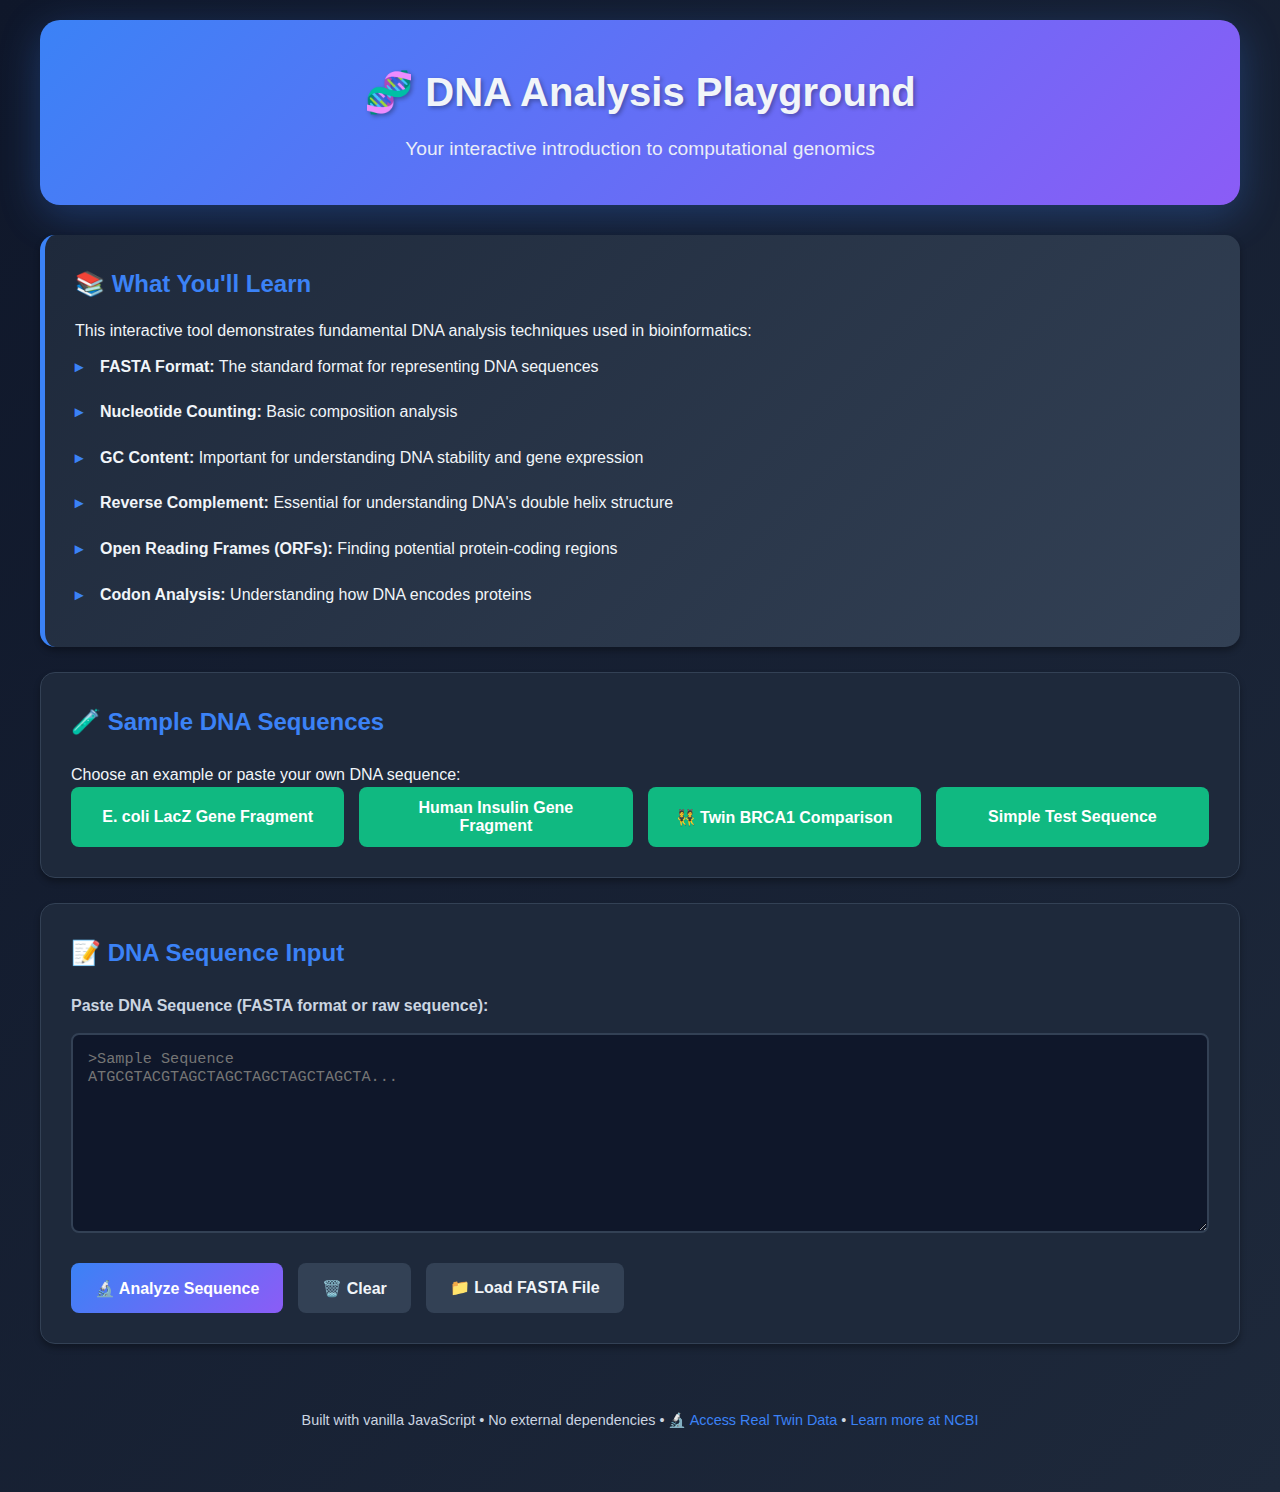
<file: index.html>
<!DOCTYPE html>
<html lang="en">
<head>
    <meta charset="UTF-8">
    <meta name="viewport" content="width=device-width, initial-scale=1.0">
    <title>DNA Analysis Playground - Learn Genomics</title>
    <link rel="stylesheet" href="styles.css">
</head>
<body>
    <div class="container">
        <header>
            <h1>🧬 DNA Analysis Playground</h1>
            <p class="subtitle">Your interactive introduction to computational genomics</p>
        </header>

        <div class="info-box">
            <h2>📚 What You'll Learn</h2>
            <p>This interactive tool demonstrates fundamental DNA analysis techniques used in bioinformatics:</p>
            <ul>
                <li><strong>FASTA Format:</strong> The standard format for representing DNA sequences</li>
                <li><strong>Nucleotide Counting:</strong> Basic composition analysis</li>
                <li><strong>GC Content:</strong> Important for understanding DNA stability and gene expression</li>
                <li><strong>Reverse Complement:</strong> Essential for understanding DNA's double helix structure</li>
                <li><strong>Open Reading Frames (ORFs):</strong> Finding potential protein-coding regions</li>
                <li><strong>Codon Analysis:</strong> Understanding how DNA encodes proteins</li>
            </ul>
        </div>

        <div class="card">
            <h2>🧪 Sample DNA Sequences</h2>
            <p>Choose an example or paste your own DNA sequence:</p>
            <div class="sample-buttons">
                <button onclick="loadSample('ecoli')">E. coli LacZ Gene Fragment</button>
                <button onclick="loadSample('insulin')">Human Insulin Gene Fragment</button>
                <button onclick="loadSample('twins')">👯 Twin BRCA1 Comparison</button>
                <button onclick="loadSample('small')">Simple Test Sequence</button>
            </div>
        </div>

        <div class="card">
            <h2>📝 DNA Sequence Input</h2>
            <div class="input-section">
                <label for="sequenceInput">Paste DNA Sequence (FASTA format or raw sequence):</label>
                <textarea id="sequenceInput" placeholder=">Sample Sequence
ATGCGTACGTAGCTAGCTAGCTAGCTAGCTA..."></textarea>
                <div class="button-group">
                    <button class="btn-primary" onclick="analyzeSequence()">🔬 Analyze Sequence</button>
                    <button class="btn-secondary" onclick="clearAll()">🗑️ Clear</button>
                    <label for="fileInput" class="btn-secondary file-label">📁 Load FASTA File</label>
                    <input type="file" id="fileInput" accept=".fasta,.fa,.txt" style="display:none;">
                </div>
            </div>
        </div>

        <div id="results" class="hidden">
            <div class="card">
                <h2>📊 Basic Statistics</h2>
                <div id="basicStats" class="stats-grid"></div>
            </div>

            <div class="card">
                <h2>🎨 Nucleotide Composition</h2>
                <div id="nucleotideChart" class="chart-container"></div>
                <div id="gcChart" class="chart-container"></div>
            </div>

            <div class="card">
                <h2>🔄 Reverse Complement</h2>
                <div class="explainer">
                    <p><strong>What is this?</strong> DNA is double-stranded with complementary base pairing (A↔T, G↔C). 
                    The reverse complement shows the sequence of the opposite strand read in the opposite direction.</p>
                </div>
                <div id="reverseComplement" class="sequence-display"></div>
            </div>

            <div class="card">
                <h2>🧬 Open Reading Frames (ORFs)</h2>
                <div class="explainer">
                    <p><strong>What are ORFs?</strong> Regions of DNA that could potentially code for proteins. 
                    They start with a START codon (ATG) and end with a STOP codon (TAA, TAG, TGA).</p>
                </div>
                <div id="orfResults"></div>
            </div>

            <div class="card">
                <h2>🔤 Codon Frequency</h2>
                <div class="explainer">
                    <p><strong>What are codons?</strong> Three-nucleotide sequences that code for amino acids. 
                    There are 64 possible codons encoding 20 amino acids plus stop signals.</p>
                </div>
                <div id="codonAnalysis"></div>
            </div>

            <div class="card">
                <h2>📈 Sequence Visualization</h2>
                <div id="sequenceViz" class="sequence-viz"></div>
            </div>
        </div>

        <footer>
            <p>Built with vanilla JavaScript • No external dependencies • 
            <a href="data-access.html">🔬 Access Real Twin Data</a> • 
            <a href="https://www.ncbi.nlm.nih.gov/" target="_blank">Learn more at NCBI</a></p>
        </footer>
    </div>

    <script src="script.js"></script>
</body>
</html>
</file>
<file: styles.css>
/* Reset and Base Styles */
* {
    margin: 0;
    padding: 0;
    box-sizing: border-box;
}

:root {
    --primary-color: #3b82f6;
    --secondary-color: #8b5cf6;
    --success-color: #10b981;
    --danger-color: #ef4444;
    --warning-color: #f59e0b;
    --bg-color: #0f172a;
    --card-bg: #1e293b;
    --text-color: #f1f5f9;
    --text-secondary: #cbd5e1;
    --border-color: #334155;
    --nucleotide-a: #00cc88;
    --nucleotide-t: #ff6b6b;
    --nucleotide-g: #4ecdc4;
    --nucleotide-c: #feca57;
}

body {
    font-family: -apple-system, BlinkMacSystemFont, 'Segoe UI', Roboto, Oxygen, Ubuntu, Cantarell, sans-serif;
    background: linear-gradient(135deg, #0f172a 0%, #1e293b 100%);
    color: var(--text-color);
    line-height: 1.6;
    min-height: 100vh;
    padding: 20px;
}

.container {
    max-width: 1200px;
    margin: 0 auto;
}

/* Header */
header {
    text-align: center;
    padding: 40px 20px;
    background: linear-gradient(135deg, var(--primary-color), var(--secondary-color));
    border-radius: 20px;
    margin-bottom: 30px;
    box-shadow: 0 10px 40px rgba(59, 130, 246, 0.3);
}

header h1 {
    font-size: 2.5rem;
    margin-bottom: 10px;
    text-shadow: 2px 2px 4px rgba(0, 0, 0, 0.3);
}

.subtitle {
    font-size: 1.2rem;
    opacity: 0.95;
}

/* Cards */
.card {
    background: var(--card-bg);
    border-radius: 15px;
    padding: 30px;
    margin-bottom: 25px;
    box-shadow: 0 4px 6px rgba(0, 0, 0, 0.3);
    border: 1px solid var(--border-color);
    transition: transform 0.2s, box-shadow 0.2s;
}

.card:hover {
    transform: translateY(-2px);
    box-shadow: 0 6px 12px rgba(0, 0, 0, 0.4);
}

.card h2 {
    color: var(--primary-color);
    margin-bottom: 20px;
    font-size: 1.5rem;
    display: flex;
    align-items: center;
    gap: 10px;
}

.info-box {
    background: linear-gradient(135deg, #1e293b 0%, #334155 100%);
    border-radius: 15px;
    padding: 30px;
    margin-bottom: 25px;
    border-left: 5px solid var(--primary-color);
    box-shadow: 0 4px 6px rgba(0, 0, 0, 0.3);
}

.info-box h2 {
    color: var(--primary-color);
    margin-bottom: 15px;
}

.info-box ul {
    list-style: none;
    padding-left: 0;
}

.info-box li {
    padding: 10px 0;
    padding-left: 25px;
    position: relative;
}

.info-box li::before {
    content: "▸";
    position: absolute;
    left: 0;
    color: var(--primary-color);
    font-weight: bold;
}

/* Buttons */
button, .file-label {
    padding: 12px 24px;
    border: none;
    border-radius: 8px;
    font-size: 1rem;
    cursor: pointer;
    transition: all 0.3s;
    font-weight: 600;
    display: inline-block;
}

.btn-primary {
    background: linear-gradient(135deg, var(--primary-color), var(--secondary-color));
    color: white;
}

.btn-primary:hover {
    transform: translateY(-2px);
    box-shadow: 0 4px 12px rgba(59, 130, 246, 0.4);
}

.btn-secondary {
    background: var(--border-color);
    color: var(--text-color);
}

.btn-secondary:hover {
    background: #475569;
}

.sample-buttons {
    display: flex;
    gap: 15px;
    flex-wrap: wrap;
}

.sample-buttons button {
    background: var(--success-color);
    color: white;
    flex: 1;
    min-width: 200px;
}

.sample-buttons button:hover {
    background: #059669;
    transform: translateY(-2px);
}

.button-group {
    display: flex;
    gap: 15px;
    flex-wrap: wrap;
    margin-top: 15px;
}

/* Input Section */
.input-section {
    display: flex;
    flex-direction: column;
    gap: 15px;
}

textarea {
    width: 100%;
    min-height: 200px;
    padding: 15px;
    border-radius: 8px;
    border: 2px solid var(--border-color);
    background: #0f172a;
    color: var(--text-color);
    font-family: 'Courier New', monospace;
    font-size: 0.95rem;
    resize: vertical;
    transition: border-color 0.3s;
}

textarea:focus {
    outline: none;
    border-color: var(--primary-color);
}

label {
    font-weight: 600;
    color: var(--text-secondary);
}

/* Stats Grid */
.stats-grid {
    display: grid;
    grid-template-columns: repeat(auto-fit, minmax(200px, 1fr));
    gap: 20px;
}

.stat-item {
    background: #0f172a;
    padding: 20px;
    border-radius: 10px;
    text-align: center;
    border: 2px solid var(--border-color);
    transition: border-color 0.3s;
}

.stat-item:hover {
    border-color: var(--primary-color);
}

.stat-value {
    font-size: 2rem;
    font-weight: bold;
    color: var(--primary-color);
    display: block;
    margin-bottom: 5px;
}

.stat-label {
    color: var(--text-secondary);
    font-size: 0.9rem;
}

/* Charts */
.chart-container {
    margin: 20px 0;
    padding: 20px;
    background: #0f172a;
    border-radius: 10px;
}

.bar-chart {
    display: flex;
    align-items: flex-end;
    justify-content: space-around;
    height: 200px;
    gap: 10px;
    margin-top: 20px;
}

.bar-wrapper {
    flex: 1;
    display: flex;
    flex-direction: column;
    align-items: center;
    gap: 10px;
}

.bar {
    width: 100%;
    max-width: 80px;
    background: linear-gradient(180deg, var(--primary-color), var(--secondary-color));
    border-radius: 8px 8px 0 0;
    transition: all 0.3s;
    position: relative;
    min-height: 5px;
}

.bar:hover {
    filter: brightness(1.2);
    transform: scaleY(1.05);
}

.bar-label {
    font-weight: bold;
    font-size: 1.1rem;
}

.bar-value {
    font-size: 0.85rem;
    color: var(--text-secondary);
}

/* Nucleotide specific colors */
.bar.nucleotide-A { background: linear-gradient(180deg, var(--nucleotide-a), #00a36c); }
.bar.nucleotide-T { background: linear-gradient(180deg, var(--nucleotide-t), #ee5a52); }
.bar.nucleotide-G { background: linear-gradient(180deg, var(--nucleotide-g), #3fb0a8); }
.bar.nucleotide-C { background: linear-gradient(180deg, var(--nucleotide-c), #feb238); }

/* Pie Chart for GC Content */
.gc-content-display {
    display: flex;
    align-items: center;
    justify-content: center;
    gap: 40px;
    flex-wrap: wrap;
    padding: 20px;
}

.pie-chart {
    width: 200px;
    height: 200px;
    border-radius: 50%;
    position: relative;
    box-shadow: 0 4px 12px rgba(0, 0, 0, 0.3);
}

.gc-stats {
    display: flex;
    flex-direction: column;
    gap: 15px;
}

.gc-stat-item {
    display: flex;
    align-items: center;
    gap: 15px;
}

.color-box {
    width: 40px;
    height: 40px;
    border-radius: 8px;
    box-shadow: 0 2px 4px rgba(0, 0, 0, 0.3);
}

.gc-stat-value {
    font-size: 1.5rem;
    font-weight: bold;
}

/* Sequence Display */
.sequence-display {
    background: #0f172a;
    padding: 20px;
    border-radius: 10px;
    font-family: 'Courier New', monospace;
    font-size: 1rem;
    word-break: break-all;
    line-height: 1.8;
    border: 2px solid var(--border-color);
}

.sequence-viz {
    background: #0f172a;
    padding: 20px;
    border-radius: 10px;
    overflow-x: auto;
}

.sequence-viz .nucleotide {
    display: inline-block;
    padding: 4px 6px;
    margin: 2px;
    border-radius: 4px;
    font-family: 'Courier New', monospace;
    font-weight: bold;
    font-size: 0.9rem;
}

.nucleotide.A { background: var(--nucleotide-a); color: #000; }
.nucleotide.T { background: var(--nucleotide-t); color: #000; }
.nucleotide.G { background: var(--nucleotide-g); color: #000; }
.nucleotide.C { background: var(--nucleotide-c); color: #000; }

/* ORF Display */
.orf-list {
    display: flex;
    flex-direction: column;
    gap: 15px;
}

.orf-item {
    background: #0f172a;
    padding: 20px;
    border-radius: 10px;
    border-left: 4px solid var(--success-color);
}

.orf-header {
    display: flex;
    justify-content: space-between;
    align-items: center;
    margin-bottom: 10px;
    flex-wrap: wrap;
    gap: 10px;
}

.orf-title {
    font-weight: bold;
    color: var(--success-color);
    font-size: 1.1rem;
}

.orf-details {
    display: grid;
    grid-template-columns: repeat(auto-fit, minmax(150px, 1fr));
    gap: 10px;
    margin-top: 10px;
    font-size: 0.9rem;
}

.orf-detail {
    color: var(--text-secondary);
}

.orf-sequence {
    margin-top: 15px;
    padding: 15px;
    background: rgba(0, 0, 0, 0.3);
    border-radius: 8px;
    font-family: 'Courier New', monospace;
    font-size: 0.85rem;
    word-break: break-all;
    line-height: 1.6;
}

/* Codon Analysis */
.codon-grid {
    display: grid;
    grid-template-columns: repeat(auto-fill, minmax(100px, 1fr));
    gap: 10px;
    margin-top: 20px;
}

.codon-item {
    background: #0f172a;
    padding: 15px;
    border-radius: 8px;
    text-align: center;
    border: 2px solid var(--border-color);
    transition: all 0.3s;
}

.codon-item:hover {
    border-color: var(--primary-color);
    transform: translateY(-2px);
}

.codon-name {
    font-family: 'Courier New', monospace;
    font-weight: bold;
    font-size: 1.1rem;
    color: var(--primary-color);
}

.codon-count {
    color: var(--text-secondary);
    font-size: 0.9rem;
    margin-top: 5px;
}

/* Explainer boxes */
.explainer {
    background: rgba(59, 130, 246, 0.1);
    border-left: 4px solid var(--primary-color);
    padding: 15px;
    border-radius: 8px;
    margin-bottom: 20px;
}

.explainer p {
    margin: 0;
    color: var(--text-secondary);
}

/* Utility Classes */
.hidden {
    display: none;
}

.text-center {
    text-align: center;
}

.mt-20 {
    margin-top: 20px;
}

/* Footer */
footer {
    text-align: center;
    padding: 40px 20px;
    color: var(--text-secondary);
    font-size: 0.9rem;
}

footer a {
    color: var(--primary-color);
    text-decoration: none;
}

footer a:hover {
    text-decoration: underline;
}

/* Responsive Design */
@media (max-width: 768px) {
    header h1 {
        font-size: 1.8rem;
    }
    
    .subtitle {
        font-size: 1rem;
    }
    
    .card {
        padding: 20px;
    }
    
    .sample-buttons {
        flex-direction: column;
    }
    
    .sample-buttons button {
        width: 100%;
    }
    
    .gc-content-display {
        flex-direction: column;
    }
    
    .bar-chart {
        height: 150px;
    }
}

/* Twin Comparison Styles */
#twinComparison {
    animation: fadeIn 0.5s ease-out;
}

/* Variant Statistics */
.variant-stats {
    display: flex;
    justify-content: center;
    gap: 30px;
    margin: 20px 0;
    flex-wrap: wrap;
}

.variant-stat-item {
    text-align: center;
    padding: 20px;
    background: rgba(0, 0, 0, 0.3);
    border-radius: 10px;
    min-width: 120px;
}

.variant-count {
    font-size: 2.5rem;
    font-weight: bold;
    color: var(--primary-color);
}

.variant-label {
    color: var(--text-secondary);
    margin-top: 5px;
    font-size: 0.9rem;
}

/* Variant Badges */
.variant-badge {
    display: inline-block;
    padding: 4px 12px;
    border-radius: 20px;
    font-size: 0.75rem;
    font-weight: bold;
    margin-right: 10px;
    text-transform: uppercase;
    letter-spacing: 0.5px;
}

.variant-badge.snp {
    background: var(--warning-color);
    color: white;
}

.variant-badge.dnp {
    background: #f97316;
    color: white;
}

.variant-badge.tnp {
    background: #ef4444;
    color: white;
}

.variant-badge.mnp {
    background: #dc2626;
    color: white;
}

/* Variant-specific difference items */
.difference-item.snp {
    border-left-color: var(--warning-color);
}

.difference-item.dnp {
    border-left-color: #f97316;
}

.difference-item.mnp {
    border-left-color: #dc2626;
}

/* Variant Description */
.variant-description {
    color: var(--text-secondary);
    margin-bottom: 10px;
    font-size: 0.95rem;
}

/* Context Display with Highlighting */
.context-display {
    display: block;
    padding: 12px;
    background: rgba(0, 0, 0, 0.5);
    border-radius: 6px;
    margin: 8px 0;
    line-height: 1.8;
    word-break: break-all;
}

.variant-highlight {
    background: var(--warning-color);
    color: #000;
    padding: 2px 4px;
    border-radius: 3px;
    font-weight: bold;
}

/* Variant Details */
.variant-details {
    display: flex;
    gap: 20px;
    margin-top: 12px;
    padding-top: 12px;
    border-top: 1px solid var(--border-color);
    flex-wrap: wrap;
    font-size: 0.9rem;
    color: var(--text-secondary);
}

/* Sequence Alignment Styles */
.alignment-controls {
    display: flex;
    justify-content: space-between;
    align-items: center;
    margin-bottom: 20px;
    padding: 15px;
    background: rgba(0, 0, 0, 0.3);
    border-radius: 8px;
    flex-wrap: wrap;
    gap: 15px;
}

.alignment-legend {
    display: flex;
    gap: 20px;
    flex-wrap: wrap;
}

.legend-item {
    display: flex;
    align-items: center;
    gap: 8px;
    font-size: 0.9rem;
}

.legend-box {
    width: 20px;
    height: 20px;
    border-radius: 4px;
    border: 1px solid var(--border-color);
}

.legend-box.match {
    background: rgba(255, 255, 255, 0.1);
}

.legend-box.snp-highlight {
    background: var(--warning-color);
}

.legend-box.dnp-highlight {
    background: #f97316;
}

.legend-box.mnp-highlight {
    background: #dc2626;
}

.alignment-stats {
    color: var(--text-secondary);
}

.alignment-container {
    background: #000;
    padding: 20px;
    border-radius: 10px;
    overflow-x: auto;
    font-family: 'Courier New', monospace;
    font-size: 0.85rem;
    line-height: 1.8;
    border: 1px solid var(--border-color);
    max-height: 600px;
    overflow-y: auto;
}

.alignment-block {
    margin-bottom: 30px;
    padding-bottom: 20px;
    border-bottom: 2px solid var(--border-color);
}

.alignment-block:last-child {
    border-bottom: none;
}

.alignment-line {
    display: flex;
    align-items: center;
    margin: 2px 0;
}

.position-label {
    width: 60px;
    text-align: right;
    padding-right: 10px;
    color: var(--text-secondary);
    font-size: 0.75rem;
    flex-shrink: 0;
}

.sequence-row {
    display: flex;
    gap: 1px;
    font-family: 'Courier New', monospace;
    letter-spacing: 1px;
}

.align-base {
    display: inline-block;
    width: 18px;
    height: 22px;
    text-align: center;
    line-height: 22px;
    border-radius: 3px;
    cursor: pointer;
    transition: all 0.2s;
    font-weight: bold;
}

/* Base coloring */
.align-base {
    color: var(--text-color);
}

/* Match highlighting */
.align-base.match {
    background: rgba(255, 255, 255, 0.05);
}

/* Variant highlighting - more prominent */
.align-base.variant-snp {
    background: var(--warning-color);
    color: #000;
    box-shadow: 0 0 5px var(--warning-color);
}

.align-base.variant-dnp {
    background: #f97316;
    color: #000;
    box-shadow: 0 0 5px #f97316;
}

.align-base.variant-tnp {
    background: #ef4444;
    color: #fff;
    box-shadow: 0 0 5px #ef4444;
}

.align-base.variant-mnp {
    background: #dc2626;
    color: #fff;
    box-shadow: 0 0 5px #dc2626;
}

/* Hover effect */
.align-base:hover,
.align-base.highlight-hover {
    transform: scale(1.3);
    z-index: 10;
    box-shadow: 0 0 10px var(--primary-color);
}

/* Match indicator line */
.match-indicator {
    color: var(--text-secondary);
    gap: 1px;
}

.match-symbol {
    display: inline-block;
    width: 18px;
    text-align: center;
    color: var(--success-color);
}

.diff-symbol {
    display: inline-block;
    width: 18px;
    text-align: center;
    color: var(--danger-color);
    font-weight: bold;
}

.alignment-spacer {
    height: 15px;
}

/* Alignment Tooltip */
.alignment-tooltip {
    position: absolute;
    background: var(--card-bg);
    border: 2px solid var(--primary-color);
    border-radius: 8px;
    padding: 15px;
    box-shadow: 0 4px 12px rgba(0, 0, 0, 0.5);
    z-index: 1000;
    display: none;
    font-family: -apple-system, BlinkMacSystemFont, 'Segoe UI', Roboto, sans-serif;
    line-height: 1.6;
    min-width: 200px;
}

/* Variant Density Map */
.density-map-container {
    margin-top: 30px;
    padding: 20px;
    background: rgba(0, 0, 0, 0.3);
    border-radius: 10px;
}

.density-map-container h4 {
    color: var(--primary-color);
    margin-bottom: 15px;
    text-align: center;
}

.density-map {
    display: flex;
    align-items: flex-end;
    justify-content: space-between;
    height: 80px;
    gap: 1px;
    background: rgba(0, 0, 0, 0.5);
    padding: 10px;
    border-radius: 8px;
    margin-bottom: 10px;
}

.density-bar {
    flex: 1;
    background: rgba(59, 130, 246, 0.3);
    border-radius: 2px 2px 0 0;
    min-height: 2px;
    transition: all 0.2s;
    cursor: pointer;
    position: relative;
}

.density-bar.has-variant {
    background: linear-gradient(180deg, var(--warning-color), var(--danger-color));
}

.density-bar:hover {
    filter: brightness(1.3);
    transform: scaleY(1.1);
}

.density-labels {
    display: flex;
    justify-content: space-between;
    color: var(--text-secondary);
    font-size: 0.8rem;
    padding: 0 10px;
}

/* Scrollbar styling for alignment */
.alignment-container::-webkit-scrollbar {
    width: 12px;
    height: 12px;
}

.alignment-container::-webkit-scrollbar-track {
    background: rgba(0, 0, 0, 0.3);
    border-radius: 6px;
}

.alignment-container::-webkit-scrollbar-thumb {
    background: var(--primary-color);
    border-radius: 6px;
}

.alignment-container::-webkit-scrollbar-thumb:hover {
    background: var(--secondary-color);
}

/* Large Sequence Summary Mode */
.large-sequence-notice {
    background: linear-gradient(135deg, #1e293b, #334155);
    border: 2px solid var(--primary-color);
    border-radius: 12px;
    padding: 25px;
    margin-bottom: 25px;
    text-align: center;
}

.large-sequence-notice h3 {
    color: var(--primary-color);
    margin-bottom: 10px;
    font-size: 1.5rem;
}

.large-sequence-notice p {
    margin: 8px 0;
    font-size: 1rem;
}

.sample-region {
    background: rgba(0, 0, 0, 0.3);
    padding: 15px;
    border-radius: 8px;
    margin-bottom: 15px;
    border-left: 3px solid var(--warning-color);
}

.sample-region:hover {
    background: rgba(0, 0, 0, 0.4);
}

/* Responsive alignment */
@media (max-width: 768px) {
    .align-base {
        width: 14px;
        height: 18px;
        line-height: 18px;
        font-size: 0.75rem;
    }
    
    .position-label {
        width: 50px;
        font-size: 0.7rem;
    }
    
    .alignment-container {
        font-size: 0.75rem;
        max-height: 400px;
    }
    
    .alignment-controls {
        flex-direction: column;
        align-items: flex-start;
    }
}

.twin-comparison-grid {
    display: grid;
    grid-template-columns: 1fr 1fr;
    gap: 30px;
    margin-top: 20px;
}

.twin-column {
    background: rgba(0, 0, 0, 0.3);
    padding: 25px;
    border-radius: 12px;
    border: 2px solid var(--border-color);
}

.twin-column h3 {
    text-align: center;
    margin-bottom: 15px;
    font-size: 1.4rem;
}

.twin-header {
    color: var(--text-secondary);
    font-size: 0.9rem;
    text-align: center;
    margin-bottom: 20px;
    padding: 10px;
    background: rgba(0, 0, 0, 0.3);
    border-radius: 8px;
}

.nucleotide-breakdown {
    margin-top: 20px;
}

.nucleotide-breakdown h4 {
    color: var(--text-secondary);
    font-size: 1rem;
    margin-bottom: 10px;
}

.differences-list {
    display: flex;
    flex-direction: column;
    gap: 15px;
    margin-top: 20px;
}

.difference-item {
    background: rgba(0, 0, 0, 0.3);
    padding: 20px;
    border-radius: 10px;
    border-left: 4px solid var(--warning-color);
}

.diff-header {
    display: flex;
    justify-content: space-between;
    align-items: center;
    margin-bottom: 15px;
    flex-wrap: wrap;
    gap: 10px;
}

.diff-number {
    font-weight: bold;
    color: var(--warning-color);
    font-size: 1.1rem;
}

.diff-position {
    color: var(--text-secondary);
    font-family: 'Courier New', monospace;
}

.diff-content {
    display: flex;
    flex-direction: column;
    gap: 10px;
}

.diff-bases {
    display: flex;
    align-items: center;
    justify-content: center;
    font-size: 1.2rem;
}

.diff-context {
    color: var(--text-secondary);
    font-family: 'Courier New', monospace;
    text-align: center;
    padding: 10px;
    background: rgba(0, 0, 0, 0.3);
    border-radius: 6px;
}

/* Responsive Twin Comparison */
@media (max-width: 768px) {
    .twin-comparison-grid {
        grid-template-columns: 1fr;
    }
    
    .twin-column {
        padding: 15px;
    }
}

/* Animations */
@keyframes fadeIn {
    from {
        opacity: 0;
        transform: translateY(20px);
    }
    to {
        opacity: 1;
        transform: translateY(0);
    }
}

.card {
    animation: fadeIn 0.5s ease-out;
}

/* Loading State */
.loading {
    display: inline-block;
    width: 20px;
    height: 20px;
    border: 3px solid rgba(255, 255, 255, 0.3);
    border-radius: 50%;
    border-top-color: var(--primary-color);
    animation: spin 1s linear infinite;
}

@keyframes spin {
    to { transform: rotate(360deg); }
}
</file>
